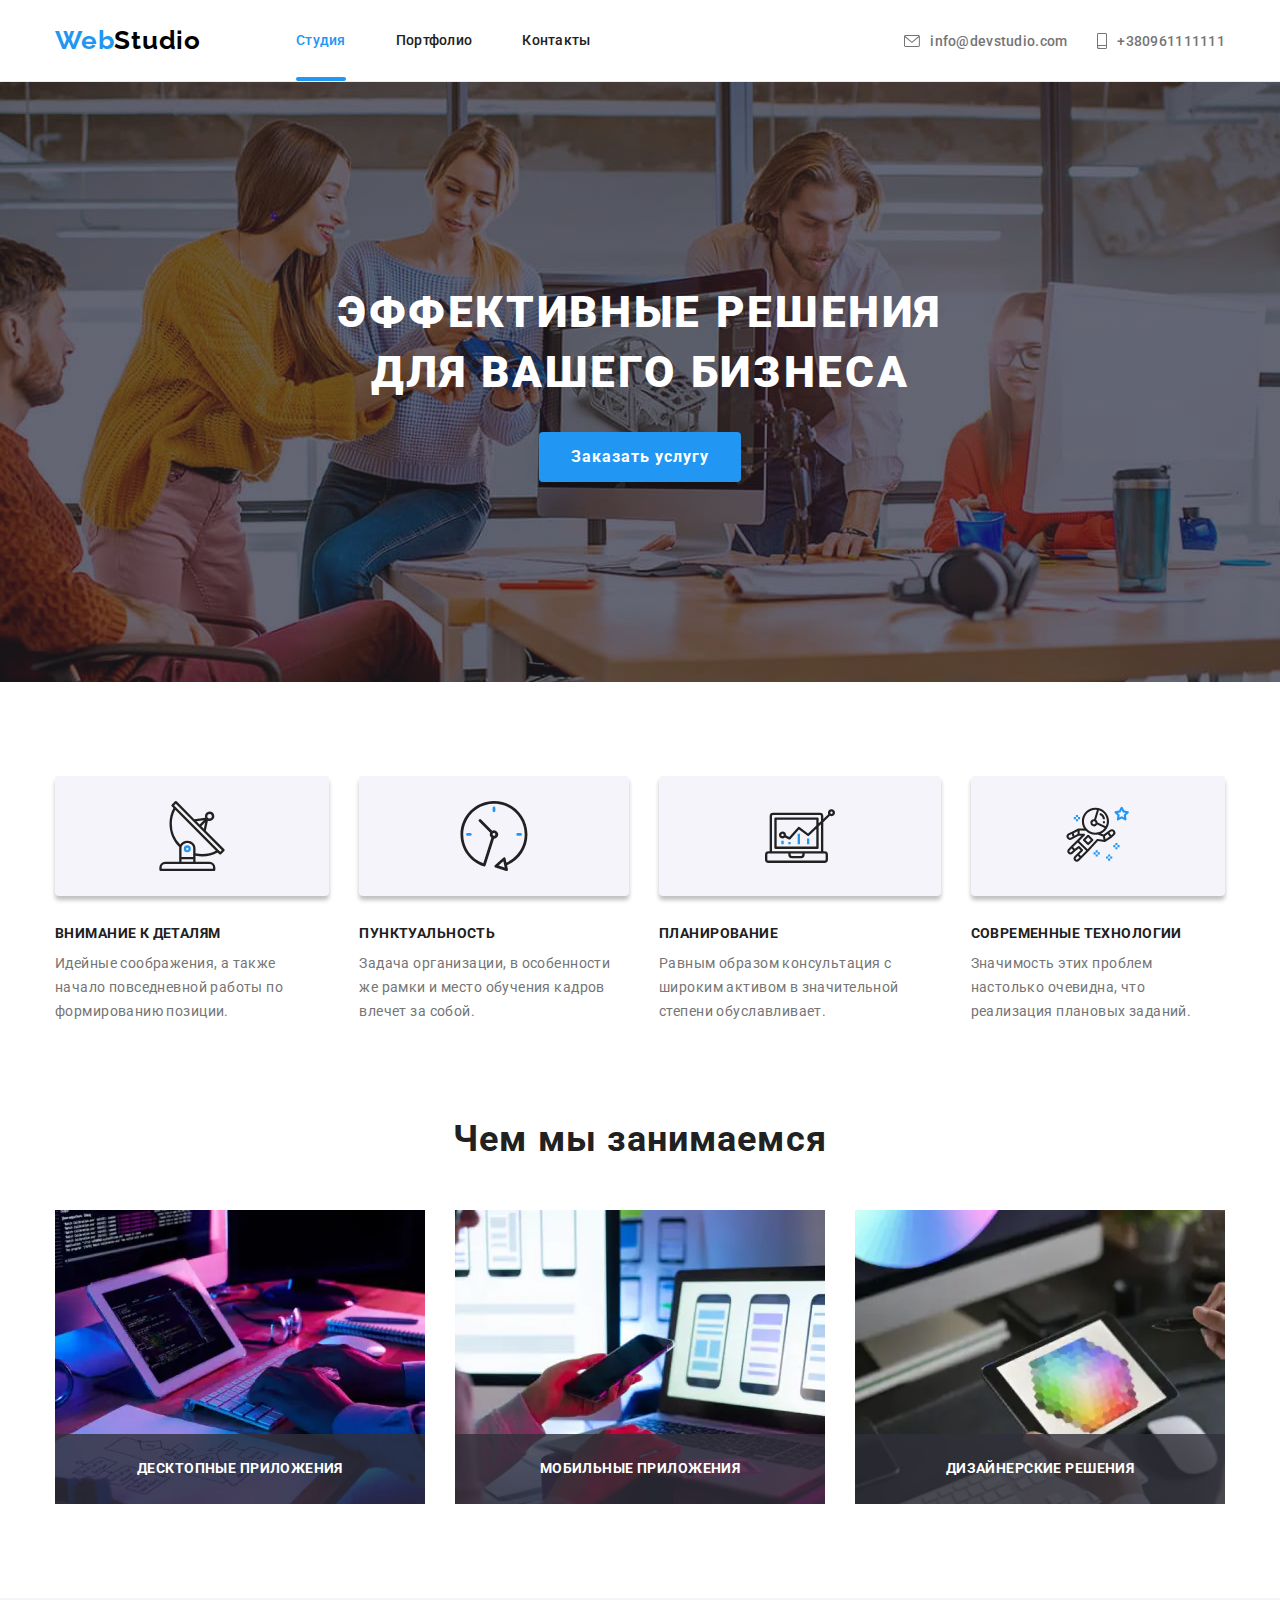
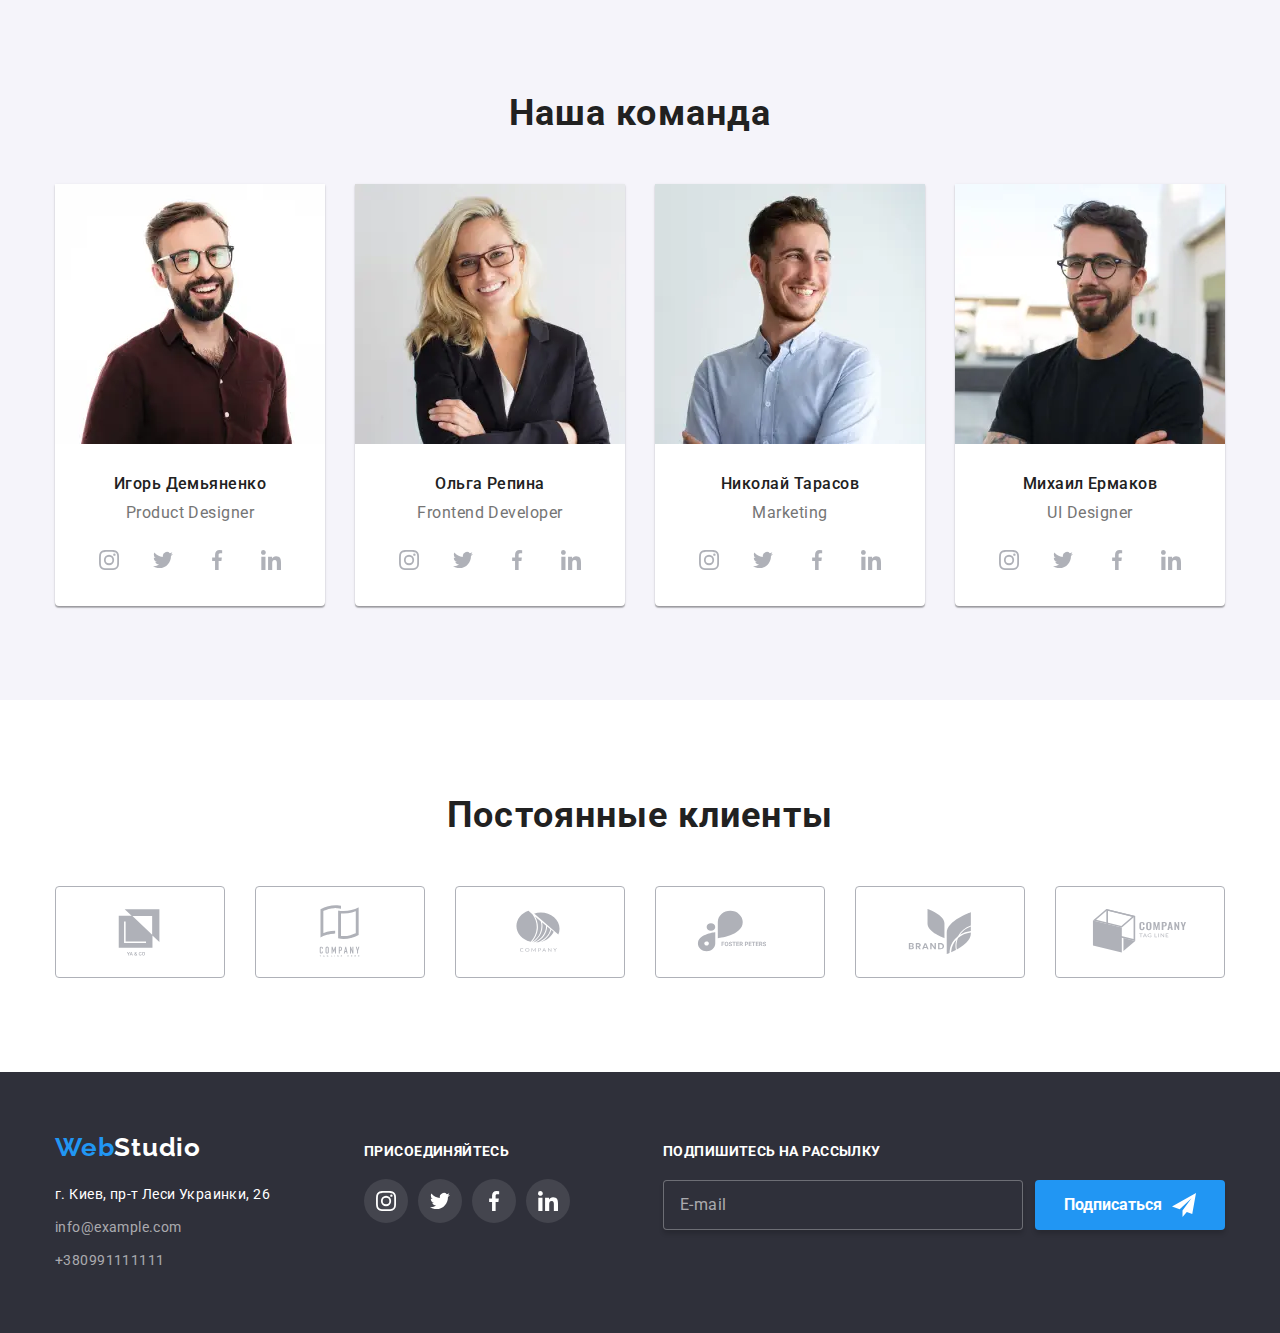
<file: index.html>
<!DOCTYPE html>
<html lang="ru">
  <head>
    <meta charset="UTF-8" />
    <meta http-equiv="X-UA-Compatible" content="IE=edge" />
    <meta name="viewport" content="width=device-width, initial-scale=1.0" />
    <title>Main</title>
    <link
      rel="stylesheet"
      href="https://cdnjs.cloudflare.com/ajax/libs/modern-normalize/1.1.0/modern-normalize.css"
      integrity="sha512-Y0MM+V6ymRKN2zStTqzQ227DWhhp4Mzdo6gnlRnuaNCbc+YN/ZH0sBCLTM4M0oSy9c9VKiCvd4Jk44aCLrNS5Q=="
      crossorigin="anonymous"
      referrerpolicy="no-referrer"
    />
    <link rel="preconnect" href="https://fonts.googleapis.com" />
    <link rel="preconnect" href="https://fonts.gstatic.com" crossorigin />
    <link rel="preconnect" href="https://fonts.googleapis.com" />
    <link rel="preconnect" href="https://fonts.gstatic.com" crossorigin />
    <link
      href="https://fonts.googleapis.com/css2?family=Raleway:wght@700&family=Roboto:wght@400;500;700;900&display=swap"
      rel="stylesheet"
    />

    <link rel="stylesheet" href="./css/main.min.css" />
  </head>

  <body>
    <header class="page-header">
      <div class="container page-header__container">
        <a href="" class="logo"> <span class="logo__accent">Web</span>Studio</a>
        <nav class="menu">
          <ul class="menu-list">
            <li class="menu-list__item">
              <a
                class="menu-list__link menu-list__link--сurrent"
                href="./index.html"
                >Студия</a
              >
            </li>
            <li class="menu-list__item">
              <a class="menu-list__link" href="./portfolio.html">Портфолио</a>
            </li>
            <li class="menu-list__item">
              <a class="menu-list__link" href="">Контакты</a>
            </li>
          </ul>
        </nav>
        <button
          type="button"
          class="mobile-menu-open"
          aria-label="Кнопка открытия мобильного меню"
          data-menu-open
        >
          <svg class="mobile-menu-open__icon" width="40" height="40">
            <use href="./image/icons.svg#icon-menu_40px"></use>
          </svg>
        </button>
        <ul class="contacts">
          <li class="contacts__item">
            <a class="contacts__link" href="mailto:info@devstudio.com"
              >info@devstudio.com
              <svg class="contacts__icon contacts__icon--mail">
                <use href="./image/icons.svg#envelope"></use>
              </svg>
            </a>
          </li>
          <li class="contacts__item">
            <a class="contacts__link" href="tel:+380961111111"
              >+380961111111
              <svg class="contacts__icon contacts__icon--phone">
                <use href="./image/icons.svg#smartphone"></use>
              </svg>
            </a>
          </li>
        </ul>
      </div>

      <div class="mobile-menu" data-menu>
        <div class="container mobile-menu__container">
          <button
            class="mobile-menu__close-btn"
            aria-label="Кнока закрытия мобильного меню"
            data-menu-close
          >
            <svg class="mobile-menu__close-icon" width="40" height="40">
              <use href="./image/icons.svg#icon-close_40px"></use>
            </svg>
          </button>
          <ul class="mobile-menu-list">
            <li class="mobile-menu__item">
              <a
                href="./index.html"
                class="mobile-menu__link mobile-menu__link--сurrent"
                >Студия</a
              >
            </li>
            <li class="mobile-menu__item">
              <a href="./portfolio.html" class="mobile-menu__link">Портфолио</a>
            </li>
            <li class="mobile-menu__item">
              <a href="" class="mobile-menu__link">Контакты</a>
            </li>
          </ul>
          <ul class="mobile-contacts">
            <li class="mobile-contacts__item">
              <a
                class="mobile-contacts__link mobile-contacts__link--phone"
                href="tel:+380961111111"
                >+380961111111
              </a>
            </li>
            <li class="mobile-contacts__item">
              <a class="mobile-contacts__link" href="mailto:info@devstudio.com"
                >info@devstudio.com</a
              >
            </li>
          </ul>

          <ul class="mobile-social">
            <li class="mobile-social__item">
              <a href="" class="mobile-social__link">Instagram</a>
            </li>
            <li class="mobile-social__item">
              <a href="" class="mobile-social__link">Twitter</a>
            </li>
            <li class="mobile-social__item">
              <a href="" class="mobile-social__link">Facebook</a>
            </li>
            <li class="mobile-social__item">
              <a href="" class="mobile-social__link">LinkedIn</a>
            </li>
          </ul>
        </div>
      </div>
    </header>

    <main>
      <section class="hero">
        <div class="container">
          <h1 class="hero__title">
            Эффективные решения
            <span>для вашего бизнеса</span>
          </h1>
          <button class="hero-btn" type="button" data-modal-open>
            Заказать услугу
          </button>
        </div>
      </section>

      <section class="section">
        <div class="container">
          <h2 class="section__title visually-hidden">Особенности</h2>
          <ul class="benefits">
            <li class="benefits__item">
              <div class="benefits__icon-wrapper">
                <svg class="benefits__icon">
                  <use href="./image/icons.svg#antenna"></use>
                </svg>
              </div>
              <h3 class="benefits__title">Внимание к деталям</h3>
              <p class="benefits__text">
                Идейные соображения, а также начало повседневной работы по
                формированию позиции.
              </p>
            </li>
            <li class="benefits__item icon-clock">
              <div class="benefits__icon-wrapper">
                <svg class="benefits__icon">
                  <use href="./image/icons.svg#clock"></use>
                </svg>
              </div>
              <h3 class="benefits__title">Пунктуальность</h3>
              <p class="benefits__text">
                Задача организации, в особенности же рамки и место обучения
                кадров влечет за собой.
              </p>
            </li>
            <li class="benefits__item">
              <div class="benefits__icon-wrapper">
                <svg class="benefits__icon">
                  <use href="./image/icons.svg#diagram"></use>
                </svg>
              </div>
              <h3 class="benefits__title">Планирование</h3>
              <p class="benefits__text">
                Равным образом консультация с широким активом в значительной
                степени обуславливает.
              </p>
            </li>
            <li class="benefits__item">
              <div class="benefits__icon-wrapper">
                <svg class="benefits__icon">
                  <use href="./image/icons.svg#astronaut"></use>
                </svg>
              </div>
              <h3 class="benefits__title">Современные технологии</h3>
              <p class="benefits__text">
                Значимость этих проблем настолько очевидна, что реализация
                плановых заданий.
              </p>
            </li>
          </ul>
        </div>
      </section>

      <section class="section section--no-padding-top">
        <div class="container">
          <h2 class="section__title">Чем мы занимаемся</h2>
          <ul class="actyvity">
            <li class="actyvity__item">
              <picture>
                <source
                  srcset="
                    ./image/img/desktop/activity1/activity1.webp    1x,
                    ./image/img/desktop/activity1/activity1@2x.webp 2x
                  "
                  type="image/webp"
                />
                <source
                  srcset="./image/img/desktop/activity1/activity1@2x.jpg 2x"
                  type="image/webp"
                />
                <img
                  src="./image/img/desktop/activity1/activity1.jpg"
                  alt="work on computer"
                />
              </picture>

              <div class="actyvity__wraper">
                <p class="actyvity__label">Десктопные приложения</p>
              </div>
            </li>
            <li class="actyvity__item">
              <picture>
                <source
                  srcset="
                    ./image/img/desktop/activity2/activity2.webp    1x,
                    ./image/img/desktop/activity2/activity2@2x.webp 2x
                  "
                  type="image/webp"
                />
                <source
                  srcset="./image/img/desktop/activity2/activity2@2x.jpg 2x"
                  type="image/webp"
                />
                <img
                  src="./image/img/desktop/activity2/activity2.jpg"
                  alt="download from phone to computer"
                />
              </picture>

              <div class="actyvity__wraper">
                <p class="actyvity__label">Мобильные приложения</p>
              </div>
            </li>
            <li class="actyvity__item">
              <picture>
                <source
                  srcset="
                    ./image/img/desktop/activity3/activity3.webp    1x,
                    ./image/img/desktop/activity3/activity3@2x.webp 2x
                  "
                  type="image/webp"
                />
                <source
                  srcset="./image/img/desktop/activity3/activity3@2x.jpg 2x"
                  type="image/webp"
                />
                <img
                  src="./image/img/desktop/activity3/activity3.jpg"
                  alt="working on planshet"
                />
              </picture>

              <div class="actyvity__wraper">
                <p class="actyvity__label">Дизайнерские решения</p>
              </div>
            </li>
          </ul>
        </div>
      </section>

      <section class="section section--team-background">
        <div class="container">
          <h2 class="section__title">Наша команда</h2>
          <ul class="team-list">
            <li class="team-list__item">
              <picture>
                <source
                  srcset="
                    ./image/img/desktop/team1-desktop/team1-desktop.webp    1x,
                    ./image/img/desktop/team1-desktop/team1-desktop@2x.webp 2x
                  "
                  media="(min-width: 1200px)"
                  type="image/webp"
                />
                <source
                  srcset="
                    ./image/img/desktop/team1-desktop/team1-desktop.jpg    1x,
                    ./image/img/desktop/team1-desktop/team1-desktop@2x.jpg 2x
                  "
                  media="(min-width: 1200px)"
                />

                <source
                  srcset="
                    ./image/img/tablet/team1-tablet/team1-tablet.webp    1x,
                    ./image/img/tablet/team1-tablet/team1-tablet@2x.webp 2x
                  "
                  media="(min-width: 768px)"
                  type="image/webp"
                />
                <source
                  srcset="
                    ./image/img/tablet/team1-tablet/team1-tablet.jpg    1x,
                    ./image/img/tablet/team1-tablet/team1-tablet@2x.jpg 2x
                  "
                  media="(min-width: 768px)"
                />

                <source
                  srcset="
                    ./image/img/mobile/team1-mobile/team1-mobile.webp    1x,
                    ./image/img/mobile/team1-mobile/team1-mobile@2x.webp 2x
                  "
                  media="(max-width: 767px)"
                  type="image/webp"
                />
                <source
                  srcset="
                    ./image/img/mobile/team1-mobile/team1-mobile.jpg    1x,
                    ./image/img/mobile/team1-mobile/team1-mobile@2x.jpg 2x
                  "
                  media="(max-width: 767px)"
                />
                <img
                  src="./image/img/mobile/team1-mobile/team1-mobile.jpg"
                  alt="Product Designer"
                />
              </picture>

              <div class="team-list__wrapper">
                <h3 class="team-list__title">Игорь Демьяненко</h3>
                <p class="team-list__text" lang="en">Product Designer</p>
                <ul class="social-network">
                  <li class="social-network__item">
                    <a href="" class="social-network__link">
                      <svg class="social-network__icon">
                        <use href="./image/icons.svg#instagram"></use>
                      </svg>
                    </a>
                  </li>
                  <li class="social-network__item">
                    <a href="" class="social-network__link">
                      <svg class="social-network__icon">
                        <use href="./image/icons.svg#twitter"></use>
                      </svg>
                    </a>
                  </li>
                  <li class="social-network__item">
                    <a href="" class="social-network__link">
                      <svg class="social-network__icon">
                        <use href="./image/icons.svg#facebook"></use>
                      </svg>
                    </a>
                  </li>
                  <li class="social-network__item">
                    <a href="" class="social-network__link">
                      <svg class="social-network__icon">
                        <use href="./image/icons.svg#linkedin"></use>
                      </svg>
                    </a>
                  </li>
                </ul>
              </div>
            </li>

            <li class="team-list__item">
              <picture>
                <source
                  srcset="
                    ./image/img/desktop/team2-desktop/team2-desktop.webp    1x,
                    ./image/img/desktop/team2-desktop/team2-desktop@2x.webp 2x
                  "
                  media="(min-width: 1200px)"
                  type="image/webp"
                />
                <source
                  srcset="
                    ./image/img/desktop/team2-desktop/team2-desktop.jpg    1x,
                    ./image/img/desktop/team2-desktop/team2-desktop@2x.jpg 2x
                  "
                  media="(min-width: 1200px)"
                />

                <source
                  srcset="
                    ./image/img/tablet/team2-tablet/team2-tablet.webp    1x,
                    ./image/img/tablet/team2-tablet/team2-tablet@2x.webp 2x
                  "
                  media="(min-width: 768px)"
                  type="image/webp"
                />
                <source
                  srcset="
                    ./image/img/tablet/team2-tablet/team2-tablet.jpg    1x,
                    ./image/img/tablet/team2-tablet/team2-tablet@2x.jpg 2x
                  "
                  media="(min-width: 768px)"
                />

                <source
                  srcset="
                    ./image/img/mobile/team2-mobile/team2-mobile.webp    1x,
                    ./image/img/mobile/team2-mobile/team2-mobile@2x.webp 2x
                  "
                  media="(max-width: 767px)"
                  type="image/webp"
                />
                <source
                  srcset="
                    ./image/img/mobile/team2-mobile/team2-mobile.jpg    1x,
                    ./image/img/mobile/team2-mobile/team2-mobile@2x.jpg 2x
                  "
                  media="(max-width: 767px)"
                />
                <img
                  src="./image/img/mobile/team2-mobile/team2-mobile.jpg"
                  alt="Marketing"
                />
              </picture>

              <div class="team-list__wrapper">
                <h3 class="team-list__title">Ольга Репина</h3>
                <p class="team-list__text" lang="en">Frontend Developer</p>
                <ul class="social-network">
                  <li class="social-network__item">
                    <a href="" class="social-network__link">
                      <svg class="social-network__icon">
                        <use href="./image/icons.svg#instagram"></use>
                      </svg>
                    </a>
                  </li>
                  <li class="social-network__item">
                    <a href="" class="social-network__link">
                      <svg class="social-network__icon">
                        <use href="./image/icons.svg#twitter"></use>
                      </svg>
                    </a>
                  </li>
                  <li class="social-network__item">
                    <a href="" class="social-network__link">
                      <svg class="social-network__icon">
                        <use href="./image/icons.svg#facebook"></use>
                      </svg>
                    </a>
                  </li>
                  <li class="social-network__item">
                    <a href="" class="social-network__link">
                      <svg class="social-network__icon">
                        <use href="./image/icons.svg#linkedin"></use>
                      </svg>
                    </a>
                  </li>
                </ul>
              </div>
            </li>

            <li class="team-list__item">
              <picture>
                <source
                  srcset="
                    ./image/img/desktop/team3-desktop/team3-desktop.webp    1x,
                    ./image/img/desktop/team3-desktop/team3-desktop@2x.webp 2x
                  "
                  media="(min-width: 1200px)"
                  type="image/webp"
                />
                <source
                  srcset="
                    ./image/img/desktop/team3-desktop/team3-desktop.jpg    1x,
                    ./image/img/desktop/team3-desktop/team3-desktop@2x.jpg 2x
                  "
                  media="(min-width: 1200px)"
                />

                <source
                  srcset="
                    ./image/img/tablet/team3-tablet/team3-tablet.webp    1x,
                    ./image/img/tablet/team3-tablet/team3-tablet@2x.webp 2x
                  "
                  media="(min-width: 768px)"
                  type="image/webp"
                />
                <source
                  srcset="
                    ./image/img/tablet/team3-tablet/team3-tablet.jpg    1x,
                    ./image/img/tablet/team3-tablet/team3-tablet@2x.jpg 2x
                  "
                  media="(min-width: 768px)"
                />

                <source
                  srcset="
                    ./image/img/mobile/team3-mobile/team3-mobile.webp    1x,
                    ./image/img/mobile/team3-mobile/team3-mobile@2x.webp 2x
                  "
                  media="(max-width: 767px)"
                  type="image/webp"
                />
                <source
                  srcset="
                    ./image/img/mobile/team3-mobile/team3-mobile.jpg    1x,
                    ./image/img/mobile/team3-mobile/team3-mobile@2x.jpg 2x
                  "
                  media="(max-width: 767px)"
                />
                <img
                  src="./image/img/mobile/team3-mobile/team3-mobile.jpg"
                  alt="Frontend Developer"
                />
              </picture>

              <div class="team-list__wrapper">
                <h3 class="team-list__title">Николай Тарасов</h3>
                <p class="team-list__text" lang="en">Marketing</p>
                <ul class="social-network">
                  <li class="social-network__item">
                    <a href="" class="social-network__link">
                      <svg class="social-network__icon">
                        <use href="./image/icons.svg#instagram"></use>
                      </svg>
                    </a>
                  </li>
                  <li class="social-network__item">
                    <a href="" class="social-network__link">
                      <svg class="social-network__icon">
                        <use href="./image/icons.svg#twitter"></use>
                      </svg>
                    </a>
                  </li>
                  <li class="social-network__item">
                    <a href="" class="social-network__link">
                      <svg class="social-network__icon">
                        <use href="./image/icons.svg#facebook"></use>
                      </svg>
                    </a>
                  </li>
                  <li class="social-network__item">
                    <a href="" class="social-network__link">
                      <svg class="social-network__icon">
                        <use href="./image/icons.svg#linkedin"></use>
                      </svg>
                    </a>
                  </li>
                </ul>
              </div>
            </li>
            <li class="team-list__item">
              <picture>
                <source
                  srcset="
                    ./image/img/desktop/team4-desktop/team4-desktop.webp    1x,
                    ./image/img/desktop/team4-desktop/team4-desktop@2x.webp 2x
                  "
                  media="(min-width: 1200px)"
                  type="image/webp"
                />
                <source
                  srcset="
                    ./image/img/desktop/team4-desktop/team4-desktop.jpg    1x,
                    ./image/img/desktop/team4-desktop/team4-desktop@2x.jpg 2x
                  "
                  media="(min-width: 1200px)"
                />

                <source
                  srcset="
                    ./image/img/tablet/team4-tablet/team4-tablet.webp    1x,
                    ./image/img/tablet/team4-tablet/team4-tablet@2x.webp 2x
                  "
                  media="(min-width: 768px)"
                  type="image/webp"
                />
                <source
                  srcset="
                    ./image/img/tablet/team4-tablet/team4-tablet.jpg    1x,
                    ./image/img/tablet/team4-tablet/team4-tablet@2x.jpg 2x
                  "
                  media="(min-width: 768px)"
                />

                <source
                  srcset="
                    ./image/img/mobile/team4-mobile/team4-mobile.webp    1x,
                    ./image/img/mobile/team4-mobile/team4-mobile@2x.webp 2x
                  "
                  media="(max-width: 767px)"
                  type="image/webp"
                />
                <source
                  srcset="
                    ./image/img/mobile/team4-mobile/team4-mobile.jpg    1x,
                    ./image/img/mobile/team4-mobile/team4-mobile@2x.jpg 2x
                  "
                  media="(max-width: 767px)"
                />
                <img
                  src="./image/img/mobile/team4-mobile/team4-mobile.jpg"
                  alt="UI Designer"
                />
              </picture>

              <div class="team-list__wrapper">
                <h3 class="team-list__title">Михаил Ермаков</h3>
                <p class="team-list__text" lang="en">UI Designer</p>
                <ul class="social-network">
                  <li class="social-network__item">
                    <a href="" class="social-network__link">
                      <svg class="social-network__icon">
                        <use href="./image/icons.svg#instagram"></use>
                      </svg>
                    </a>
                  </li>
                  <li class="social-network__item">
                    <a href="" class="social-network__link">
                      <svg class="social-network__icon">
                        <use href="./image/icons.svg#twitter"></use>
                      </svg>
                    </a>
                  </li>
                  <li class="social-network__item">
                    <a href="" class="social-network__link">
                      <svg class="social-network__icon">
                        <use href="./image/icons.svg#facebook"></use>
                      </svg>
                    </a>
                  </li>
                  <li class="social-network__item">
                    <a href="" class="social-network__link">
                      <svg class="social-network__icon">
                        <use href="./image/icons.svg#linkedin"></use>
                      </svg>
                    </a>
                  </li>
                </ul>
              </div>
            </li>
          </ul>
        </div>
      </section>

      <section class="section">
        <div class="container">
          <h2 class="section__title">Постоянные клиенты</h2>
          <ul class="clients-list">
            <li class="clients-list__item">
              <a href="" class="clients-list__link">
                <svg class="clients-list__icon">
                  <use href="./image/icons.svg#logo_client1"></use>
                </svg>
              </a>
            </li>
            <li class="clients-list__item">
              <a href="" class="clients-list__link">
                <svg class="clients-list__icon">
                  <use href="./image/icons.svg#logo_client2"></use>
                </svg>
              </a>
            </li>
            <li class="clients-list__item">
              <a href="" class="clients-list__link">
                <svg class="clients-list__icon">
                  <use href="./image/icons.svg#logo_client3"></use>
                </svg>
              </a>
            </li>
            <li class="clients-list__item">
              <a href="" class="clients-list__link">
                <svg class="clients-list__icon">
                  <use href="./image/icons.svg#logo_client4"></use>
                </svg>
              </a>
            </li>
            <li class="clients-list__item">
              <a href="" class="clients-list__link">
                <svg class="clients-list__icon">
                  <use href="./image/icons.svg#logo_client5"></use>
                </svg>
              </a>
            </li>
            <li class="clients-list__item">
              <a href="" class="clients-list__link">
                <svg class="clients-list__icon">
                  <use href="./image/icons.svg#logo_client6"></use>
                </svg>
              </a>
            </li>
          </ul>
        </div>
      </section>
    </main>

    <footer class="page-footer">
      <div class="container footer-wrap">
        <div class="adress-footer-wraper">
          <a href="" class="logo page-footer__logo">
            <span class="logo__accent">Web</span
            ><span class="logo--theme-dark">Studio</span></a
          >
          <address class="page-footer-adress">
            <ul class="adress-list">
              <li class="adress-list__item">
                <a
                  class="adress-list__link"
                  href="https://goo.gl/maps/vZYV77j8p4AJHVtT7"
                  target="_blank"
                  rel="noopener noreferrer"
                >
                  <span class="location">г. Киев, пр-т Леси Украинки, 26</span>
                </a>
              </li>
              <li class="adress-list__item">
                <a
                  class="adress-list__link adress-list__link--colored"
                  href="mailto:info@example.com"
                  >info@example.com</a
                >
              </li>
              <li class="adress-list__item">
                <a
                  class="adress-list__link adress-list__link--colored"
                  href="tel:+380991111111"
                  >+380991111111</a
                >
              </li>
            </ul>
          </address>
        </div>

        <div class="social-footer-wrap">
          <p class="social-footer-title">присоединяйтесь</p>
          <ul class="social-network">
            <li class="social-network__item">
              <a
                href=""
                class="social-network__link page-footer__social-network-link"
              >
                <svg class="social-network__icon">
                  <use href="./image/icons.svg#instagram"></use>
                </svg>
              </a>
            </li>
            <li class="social-network__item">
              <a
                href=""
                class="social-network__link page-footer__social-network-link"
              >
                <svg class="social-network__icon">
                  <use href="./image/icons.svg#twitter"></use>
                </svg>
              </a>
            </li>
            <li class="social-network__item">
              <a
                href=""
                class="social-network__link page-footer__social-network-link"
              >
                <svg class="social-network__icon">
                  <use href="./image/icons.svg#facebook"></use>
                </svg>
              </a>
            </li>
            <li class="social-network__item">
              <a
                href=""
                class="social-network__link page-footer__social-network-link"
              >
                <svg class="social-network__icon">
                  <use href="./image/icons.svg#linkedin"></use>
                </svg>
              </a>
            </li>
          </ul>
        </div>
        <form class="subscription">
          <label class="subscription__label">
            <span class="subscription__title">Подпишитесь на рассылку</span>
            <input
              type="email"
              name="E-mail"
              placeholder="E-mail"
              required
              class="subscription__input"
            />
          </label>
          <button type="submit" class="subscription-submit-btn">
            Подписаться
          </button>
        </form>
      </div>
    </footer>

    <div class="backdrop is-hidden" data-modal>
      <div class="modal-window">
        <button class="modal-btn-close" type="button" data-modal-close>
          <svg class="modal-button-icon-close">
            <use href="./image/icons.svg#close"></use>
          </svg>
        </button>

        <form class="modal-form js-speaker-form">
          <b class="modal-form__title"
            >Оставьте свои данные, мы вам перезвоним</b
          >

          <label class="modal-form__label">
            <span class="modal-form__label-desc">Имя</span>
            <span class="modal-form__input-wrapper">
              <input
                type="text"
                class="modal-form__input"
                name="user-name"
                required
                autofocus
                pattern="^[a-zA-Zа]+$"
              />
              <svg class="modal-form__icon">
                <use href="./image/icons.svg#icon-person"></use>
              </svg>
            </span>
          </label>
          <label class="modal-form__label">
            <span class="modal-form__label-desc">Телефон</span>
            <span class="modal-form__input-wrapper">
              <input
                type="tel"
                name="user-phone"
                required
                class="modal-form__input"
                pattern="[0-9]{3}-[0-9]{3}-[0-9]{2}-[0-9]{2}"
                title="xxx-xxx-xx-xx"
              />
              <svg class="modal-form__icon">
                <use href="./image/icons.svg#icon-phone"></use>
              </svg>
            </span>
          </label>
          <label class="modal-form__label">
            <span class="modal-form__label-desc">Почта</span>
            <span class="modal-form__input-wrapper">
              <input
                type="email"
                name="user-e-mail"
                required
                class="modal-form__input"
              />
              <svg class="modal-form__icon">
                <use href="./image/icons.svg#icon-email"></use>
              </svg>
            </span>
          </label>
          <label class="modal-form__label modal-form__label--coment">
            <b class="modal-form__label-desc">Комментарий</b>
            <textarea
              name="coment-content"
              placeholder="Введите текст"
              class="modal-form__input modal-form__input--coment"
            ></textarea>
          </label>

          <label class="form-check-desc">
            <input type="checkbox" name="agreemeet" class="check-input" />
            <span class="icon-check-wrapper">
              <svg class="icon-check" width="16" height="15">
                <use href="./image/icons.svg#icon-check"></use>
              </svg>
            </span>

            <span class="agreemeet-title">
              Соглашаюсь с рассылкой и принимаю
              <a href="#" class="agreemeet-link">Условия договора</a>
            </span>
          </label>

          <button type="submit" class="modal-btn-send">Отправить</button>
        </form>
      </div>
    </div>
    <script src="./js/modal.js"></script>
    <script src="./js/form.js"></script>
    <script src="./js/mobile-menu.js"></script>
  </body>
</html>
</file>
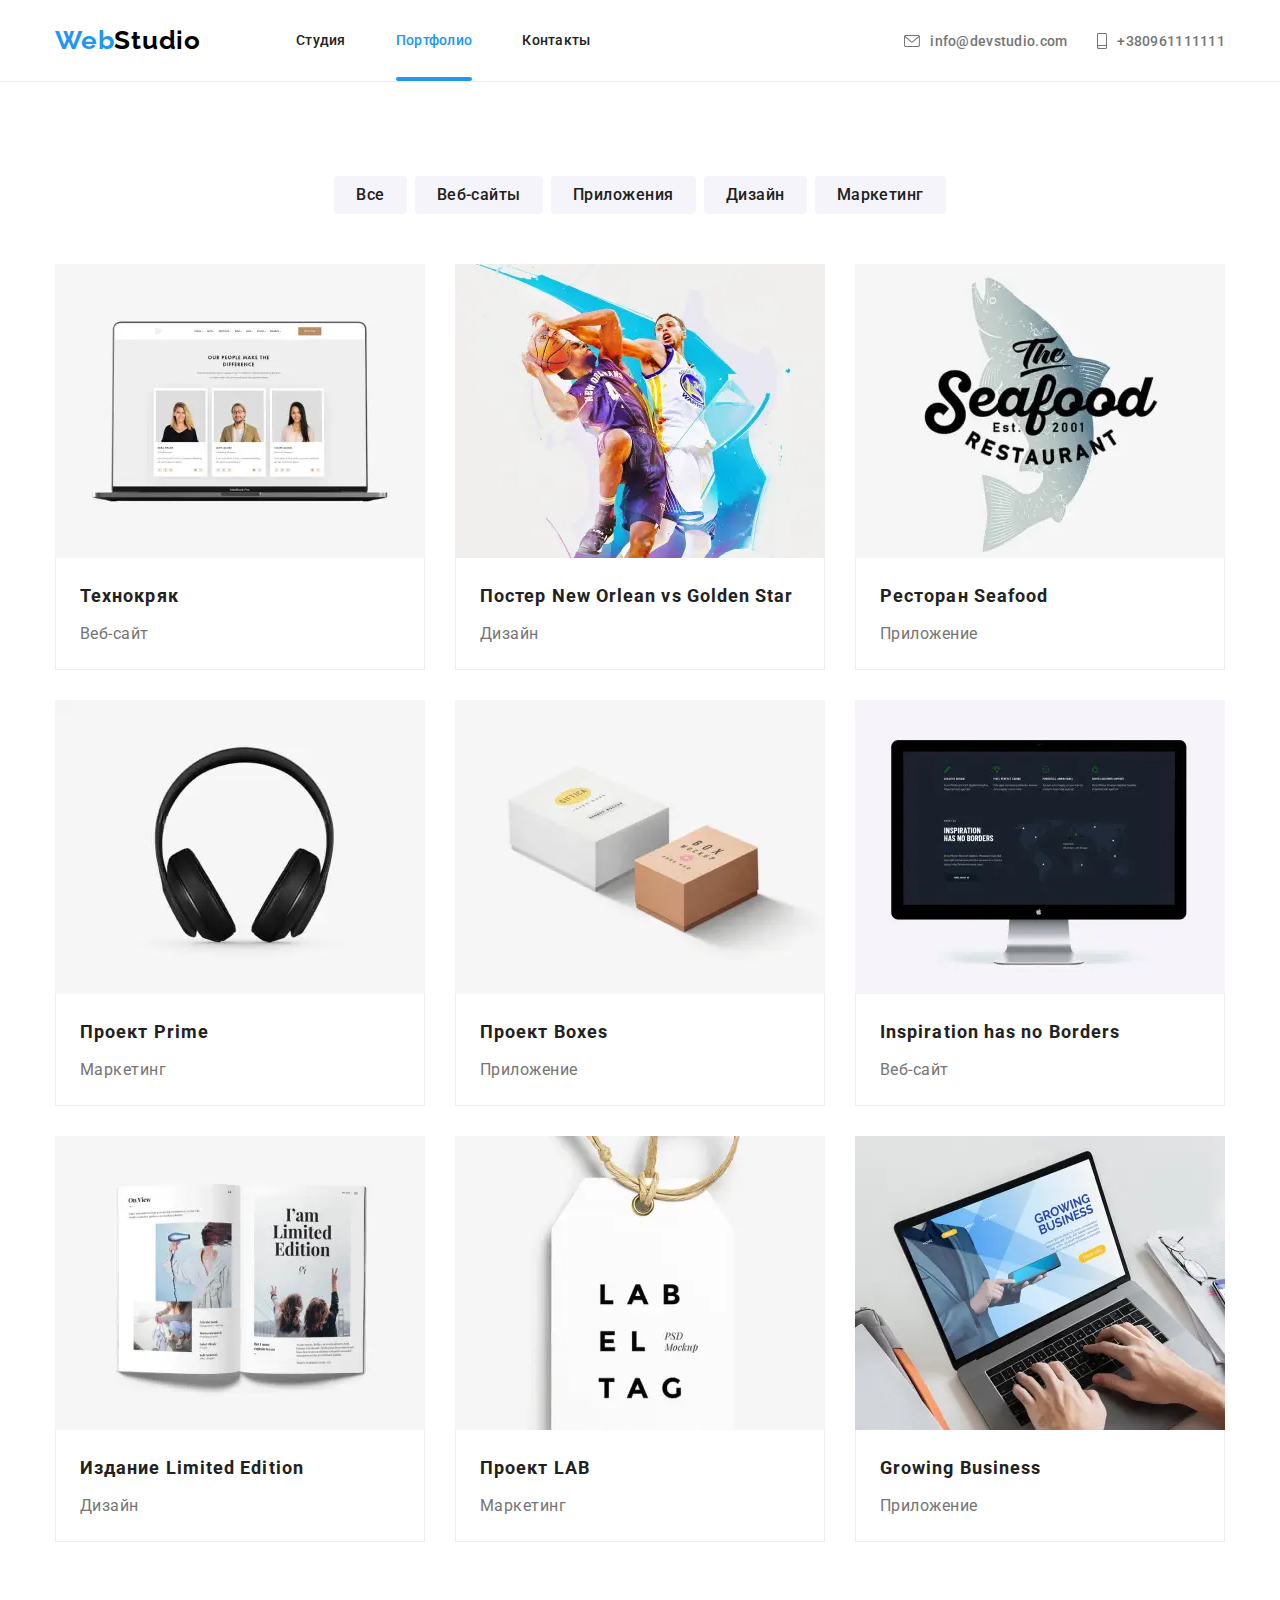
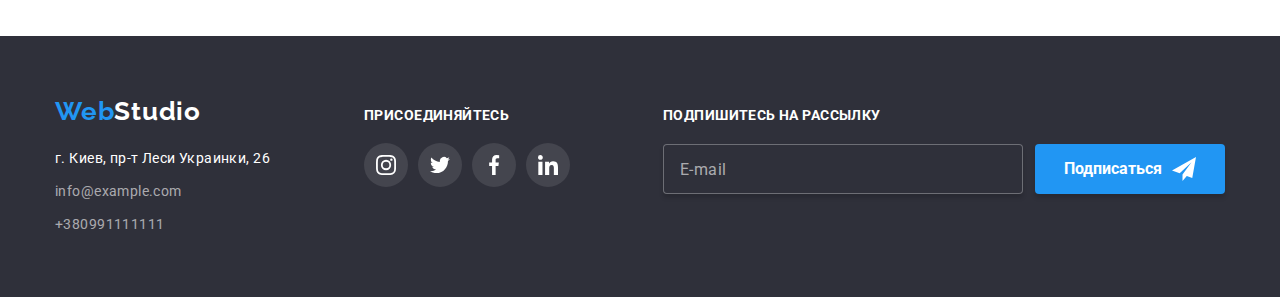
<file: portfolio.html>
<!DOCTYPE html>
<html lang="ru">
  <head>
    <meta charset="UTF-8" />
    <meta http-equiv="X-UA-Compatible" content="IE=edge" />
    <meta name="viewport" content="width=device-width, initial-scale=1.0" />
    <title>portfolio</title>
    <link
      rel="stylesheet"
      href="https://cdnjs.cloudflare.com/ajax/libs/modern-normalize/1.1.0/modern-normalize.css"
      integrity="sha512-Y0MM+V6ymRKN2zStTqzQ227DWhhp4Mzdo6gnlRnuaNCbc+YN/ZH0sBCLTM4M0oSy9c9VKiCvd4Jk44aCLrNS5Q=="
      crossorigin="anonymous"
      referrerpolicy="no-referrer"
    />
    <link rel="preconnect" href="https://fonts.googleapis.com" />
    <link rel="preconnect" href="https://fonts.gstatic.com" crossorigin />
    <link rel="preconnect" href="https://fonts.googleapis.com" />
    <link rel="preconnect" href="https://fonts.gstatic.com" crossorigin />
    <link
      href="https://fonts.googleapis.com/css2?family=Raleway:wght@700&family=Roboto:wght@400;500;700;900&display=swap"
      rel="stylesheet"
    />
    <link rel="stylesheet" href="./css/main.min.css" />
  </head>

  <body>
    <header class="page-header">
      <div class="container page-header__container">
        <a href="" class="logo"> <span class="logo__accent">Web</span>Studio</a>
        <nav class="menu">
          <ul class="menu-list">
            <li class="menu-list__item">
              <a class="menu-list__link" href="./index.html">Студия</a>
            </li>
            <li class="menu-list__item">
              <a
                class="menu-list__link menu-list__link--сurrent"
                href="./portfolio.html"
                >Портфолио</a
              >
            </li>
            <li class="menu-list__item">
              <a class="menu-list__link" href="">Контакты</a>
            </li>
          </ul>
        </nav>
        <button
          type="button"
          class="mobile-menu-open"
          aria-label="Кнопка открытия мобильного меню"
          data-menu-open
        >
          <svg class="mobile-menu-open__icon" width="40" height="40">
            <use href="./image/icons.svg#icon-menu_40px"></use>
          </svg>
        </button>
        <ul class="contacts">
          <li class="contacts__item">
            <a class="contacts__link" href="mailto:info@devstudio.com"
              >info@devstudio.com
              <svg class="contacts__icon contacts__icon--mail" width="16" height="12">
                <use href="./image/icons.svg#envelope"></use>
              </svg>
            </a>
          </li>
          <li class="contacts__item">
            <a class="contacts__link" href="tel:+380961111111"
              >+380961111111
              <svg class="contacts__icon contacts__icon--phone" width="10" height="16">
                <use href="./image/icons.svg#smartphone"></use>
              </svg>
            </a>
          </li>
        </ul>
      </div>
      <div class="mobile-menu" data-menu>
        <div class="container mobile-menu__container">
          <button
            class="mobile-menu__close-btn"
            aria-label="Кнока закрытия мобильного меню"
            data-menu-close
          >
            <svg class="mobile-menu__close-icon" width="40" height="40">
              <use href="./image/icons.svg#icon-close_40px"></use>
            </svg>
          </button>
          <ul class="mobile-menu-list">
            <li class="mobile-menu__item">
              <a href="./index.html" class="mobile-menu__link">Студия</a>
            </li>
            <li class="mobile-menu__item">
              <a
                href="./portfolio.html"
                class="mobile-menu__link mobile-menu__link--сurrent"
                >Портфолио</a
              >
            </li>
            <li class="mobile-menu__item">
              <a href="" class="mobile-menu__link">Контакты</a>
            </li>
          </ul>
          <ul class="mobile-contacts">
            <li class="mobile-contacts__item">
              <a
                class="mobile-contacts__link mobile-contacts__link--phone"
                href="tel:+380961111111"
                >+380961111111
              </a>
            </li>
            <li class="mobile-contacts__item">
              <a class="mobile-contacts__link" href="mailto:info@devstudio.com"
                >info@devstudio.com</a
              >
            </li>
          </ul>

          <ul class="mobile-social">
            <li class="mobile-social__item">
              <a href="" class="mobile-social__link">Instagram</a>
            </li>
            <li class="mobile-social__item">
              <a href="" class="mobile-social__link">Twitter</a>
            </li>
            <li class="mobile-social__item">
              <a href="" class="mobile-social__link">Facebook</a>
            </li>
            <li class="mobile-social__item">
              <a href="" class="mobile-social__link">LinkedIn</a>
            </li>
          </ul>
        </div>
      </div>
    </header>

    <main>
      <section class="section">
        <div class="container">
          <h1 class="portfolio-title visually-hidden">Наши работы</h1>
          <ul class="portfolio-filter">
            <li class="portfolio-filter__item">
              <button class="portfolio-filter__btn" type="button">Все</button>
            </li>
            <li class="portfolio-filter__item">
              <button class="portfolio-filter__btn" type="button">
                Веб-сайты
              </button>
            </li>
            <li class="portfolio-filter__item">
              <button class="portfolio-filter__btn" type="button">
                Приложения
              </button>
            </li>
            <li class="portfolio-filter__item">
              <button class="portfolio-filter__btn" type="button">
                Дизайн
              </button>
            </li>
            <li class="portfolio-filter__item">
              <button class="portfolio-filter__btn" type="button">
                Маркетинг
              </button>
            </li>
          </ul>

          <ul class="card-set">
            <li class="card-set__item">
              <a href="" class="card-set__link">
                <div class="card-set__overlay">
                  <picture
                    ><source
                      srcset="
                        ./image/img/desktop/pr1-desktop/pr1-desktop.webp    1x,
                        ./image/img/desktop/pr1-desktop/pr1-desktop@2x.webp 2x
                      "
                      media="(min-width: 1200px)"
                      type="image/webp" />
                    <source
                      srcset="
                        ./image/img/desktop/pr1-desktop/pr1-desktop.jpg    1x,
                        ./image/img/desktop/pr1-desktop/pr1-desktop@2x.jpg 2x
                      "
                      media="(min-width: 1200px)" />

                    <source
                      srcset="
                        ./image/img/tablet/pr1-tablet/pr1-tablet.webp    1x,
                        ./image/img/tablet/pr1-tablet/pr1-tablet@2x.webp 2x
                      "
                      media="(min-width: 768px)"
                      type="image/webp" />
                    <source
                      srcset="
                        ./image/img/tablet/pr1-tablet/pr1-tablet.jpg    1x,
                        ./image/img/tablet/pr1-tablet/pr1-tablet@2x.jpg 2x
                      "
                      media="(min-width: 768px)" />

                    <source
                      srcset="
                        ./image/img/mobile/pr1-mobile/pr1-mobile.webp    1x,
                        ./image/img/mobile/pr1-mobile/pr1-mobile@2x.webp 2x
                      "
                      media="(max-width: 767px)"
                      type="image/webp" />
                    <source
                      srcset="
                        ./image/img/mobile/pr1-mobile/pr1-mobile.jpg    1x,
                        ./image/img/mobile/pr1-mobile/pr1-mobile@2x.jpg 2x
                      "
                      media="(max-width: 767px)" />
                    <img
                      src="./image/img/mobile/pr1-mobile/pr1-mobile.jpg"
                      alt="Our people"
                  /></picture>

                  <p class="card-set__content">
                    Ресурс предлагает комплексные предложения с разным уровнем
                    функционала и сервисов. Все это позволит посетителю получить
                    исчерпывающие сведения о компании или частном лице.
                  </p>
                </div>

                <div class="card-set-textbox">
                  <h2 class="card-set-textbox__title">Технокряк</h2>
                  <p class="card-set-textbox__desc">Веб-сайт</p>
                </div>
              </a>
            </li>

            <li class="card-set__item">
              <a href="" class="card-set__link">
                <div class="card-set__overlay">
                  <picture>
                    <source
                      srcset="
                        ./image/img/desktop/pr2-desktop/pr2-desktop.webp    1x,
                        ./image/img/desktop/pr2-desktop/pr2-desktop@2x.webp 2x
                      "
                      media="(min-width: 1200px)"
                      type="image/webp" />
                    <source
                      srcset="
                        ./image/img/desktop/pr2-desktop/pr2-desktop.jpg    1x,
                        ./image/img/desktop/pr2-desktop/pr2-desktop@2x.jpg 2x
                      "
                      media="(min-width: 1200px)" />

                    <source
                      srcset="
                        ./image/img/tablet/pr2-tablet/pr2-tablet.webp    1x,
                        ./image/img/tablet/pr2-tablet/pr2-tablet@2x.webp 2x
                      "
                      media="(min-width: 768px)"
                      type="image/webp" />
                    <source
                      srcset="
                        ./image/img/tablet/pr2-tablet/pr2-tablet.jpg    1x,
                        ./image/img/tablet/pr2-tablet/pr2-tablet@2x.jpg 2x
                      "
                      media="(min-width: 768px)" />

                    <source
                      srcset="
                        ./image/img/mobile/pr2-mobile/pr2-mobile.webp    1x,
                        ./image/img/mobile/pr2-mobile/pr2-mobile@2x.webp 2x
                      "
                      media="(max-width: 767px)"
                      type="image/webp" />
                    <source
                      srcset="
                        ./image/img/mobile/pr2-mobile/pr2-mobile.jpg    1x,
                        ./image/img/mobile/pr2-mobile/pr2-mobile@2x.jpg 2x
                      "
                      media="(max-width: 767px)" />
                    <img
                      src="./image/img/mobile/pr2-mobile/pr2-mobile.jpg"
                      alt="Basketball"
                  /></picture>

                  <p class="card-set__content">
                    Ресурс предлагает комплексные предложения с разным уровнем
                    функционала и сервисов. Все это позволит посетителю получить
                    исчерпывающие сведения о компании или частном лице.
                  </p>
                </div>

                <div class="card-set-textbox">
                  <h2 class="card-set-textbox__title">
                    Постер <span lang="en">New Orlean vs Golden Star</span>
                  </h2>
                  <p class="card-set-textbox__desc">Дизайн</p>
                </div>
              </a>
            </li>

            <li class="card-set__item">
              <a href="" class="card-set__link">
                <div class="card-set__overlay">
                  <picture
                    ><source
                      srcset="
                        ./image/img/desktop/pr3-desktop/pr3-desktop.webp    1x,
                        ./image/img/desktop/pr3-desktop/pr3-desktop@2x.webp 2x
                      "
                      media="(min-width: 1200px)"
                      type="image/webp" />
                    <source
                      srcset="
                        ./image/img/desktop/pr3-desktop/pr3-desktop.jpg    1x,
                        ./image/img/desktop/pr3-desktop/pr3-desktop@2x.jpg 2x
                      "
                      media="(min-width: 1200px)" />

                    <source
                      srcset="
                        ./image/img/tablet/pr3-tablet/pr3-tablet.webp    1x,
                        ./image/img/tablet/pr3-tablet/pr3-tablet@2x.webp 2x
                      "
                      media="(min-width: 768px)"
                      type="image/webp" />
                    <source
                      srcset="
                        ./image/img/tablet/pr3-tablet/pr3-tablet.jpg    1x,
                        ./image/img/tablet/pr3-tablet/pr3-tablet@2x.jpg 2x
                      "
                      media="(min-width: 768px)" />

                    <source
                      srcset="
                        ./image/img/mobile/pr3-mobile/pr3-mobile.webp    1x,
                        ./image/img/mobile/pr3-mobile/pr3-mobile@2x.webp 2x
                      "
                      media="(max-width: 767px)"
                      type="image/webp" />
                    <source
                      srcset="
                        ./image/img/mobile/pr3-mobile/pr3-mobile.jpg    1x,
                        ./image/img/mobile/pr3-mobile/pr3-mobile@2x.jpg 2x
                      "
                      media="(max-width: 767px)" />
                    <img
                      src="./image/img/mobile/pr3-mobile/pr3-mobile.jpg"
                      alt="Restaurant"
                  /></picture>

                  <p class="card-set__content">
                    Ресурс предлагает комплексные предложения с разным уровнем
                    функционала и сервисов. Все это позволит посетителю получить
                    исчерпывающие сведения о компании или частном лице.
                  </p>
                </div>

                <div class="card-set-textbox">
                  <h2 class="card-set-textbox__title">
                    Ресторан <span lang="en">Seafood</span>
                  </h2>
                  <p class="card-set-textbox__desc">Приложение</p>
                </div>
              </a>
            </li>

            <li class="card-set__item">
              <a href="" class="card-set__link">
                <div class="card-set__overlay">
                  <picture>
                    <source
                      srcset="
                        ./image/img/desktop/pr4-desktop/pr4-desktop.webp    1x,
                        ./image/img/desktop/pr4-desktop/pr4-desktop@2x.webp 2x
                      "
                      media="(min-width: 1200px)"
                      type="image/webp"
                    />
                    <source
                      srcset="
                        ./image/img/desktop/pr4-desktop/pr4-desktop.jpg    1x,
                        ./image/img/desktop/pr4-desktop/pr4-desktop@2x.jpg 2x
                      "
                      media="(min-width: 1200px)"
                    />

                    <source
                      srcset="
                        ./image/img/tablet/pr4-tablet/pr4-tablet.webp    1x,
                        ./image/img/tablet/pr4-tablet/pr4-tablet@2x.webp 2x
                      "
                      media="(min-width: 768px)"
                      type="image/webp"
                    />
                    <source
                      srcset="
                        ./image/img/tablet/pr4-tablet/pr4-tablet.jpg    1x,
                        ./image/img/tablet/pr4-tablet/pr4-tablet@2x.jpg 2x
                      "
                      media="(min-width: 768px)"
                    />

                    <source
                      srcset="
                        ./image/img/mobile/pr4-mobile/pr4-mobile.webp    1x,
                        ./image/img/mobile/pr4-mobile/pr4-mobile@2x.webp 2x
                      "
                      media="(max-width: 767px)"
                      type="image/webp"
                    />
                    <source
                      srcset="
                        ./image/img/mobile/pr4-mobile/pr4-mobile.jpg    1x,
                        ./image/img/mobile/pr4-mobile/pr4-mobile@2x.jpg 2x
                      "
                      media="(max-width: 767px)"
                    />
                    <img
                      src="./image/img/mobile/pr4-mobile/pr4-mobile.jpg"
                      alt="Наушники"
                    />
                  </picture>

                  <p class="card-set__content">
                    Ресурс предлагает комплексные предложения с разным уровнем
                    функционала и сервисов. Все это позволит посетителю получить
                    исчерпывающие сведения о компании или частном лице.
                  </p>
                </div>

                <div class="card-set-textbox">
                  <h2 class="card-set-textbox__title">
                    Проект <span lang="en">Prime</span>
                  </h2>
                  <p class="card-set-textbox__desc">Маркетинг</p>
                </div>
              </a>
            </li>

            <li class="card-set__item">
              <a href="" class="card-set__link">
                <div class="card-set__overlay">
                  <picture>
                    <source
                      srcset="
                        ./image/img/desktop/pr5-desktop/pr5-desktop.webp    1x,
                        ./image/img/desktop/pr5-desktop/pr5-desktop@2x.webp 2x
                      "
                      media="(min-width: 1200px)"
                      type="image/webp"
                    />
                    <source
                      srcset="
                        ./image/img/desktop/pr5-desktop/pr5-desktop.jpg    1x,
                        ./image/img/desktop/pr5-desktop/pr5-desktop@2x.jpg 2x
                      "
                      media="(min-width: 1200px)"
                    />

                    <source
                      srcset="
                        ./image/img/tablet/pr5-tablet/pr5-tablet.webp    1x,
                        ./image/img/tablet/pr5-tablet/pr5-tablet@2x.webp 2x
                      "
                      media="(min-width: 768px)"
                      type="image/webp"
                    />
                    <source
                      srcset="
                        ./image/img/tablet/pr5-tablet/pr5-tablet.jpg    1x,
                        ./image/img/tablet/pr5-tablet/pr5-tablet@2x.jpg 2x
                      "
                      media="(min-width: 768px)"
                    />

                    <source
                      srcset="
                        ./image/img/mobile/pr5-mobile/pr5-mobile.webp    1x,
                        ./image/img/mobile/pr5-mobile/pr5-mobile@2x.webp 2x
                      "
                      media="(max-width: 767px)"
                      type="image/webp"
                    />
                    <source
                      srcset="
                        ./image/img/mobile/pr5-mobile/pr5-mobile.jpg    1x,
                        ./image/img/mobile/pr5-mobile/pr5-mobile@2x.jpg 2x
                      "
                      media="(max-width: 767px)"
                    />
                    <img
                      src="./image/img/mobile/pr5-mobile/pr5-mobile.jpg"
                      alt="коробки"
                    />
                  </picture>

                  <p class="card-set__content">
                    Ресурс предлагает комплексные предложения с разным уровнем
                    функционала и сервисов. Все это позволит посетителю получить
                    исчерпывающие сведения о компании или частном лице.
                  </p>
                </div>

                <div class="card-set-textbox">
                  <h2 class="card-set-textbox__title">
                    Проект <span lang="en">Boxes</span>
                  </h2>
                  <p class="card-set-textbox__desc">Приложение</p>
                </div>
              </a>
            </li>

            <li class="card-set__item">
              <a href="" class="card-set__link">
                <div class="card-set__overlay">
                  <picture>
                    <source
                      srcset="
                        ./image/img/desktop/pr6-desktop/pr6-desktop.webp    1x,
                        ./image/img/desktop/pr6-desktop/pr6-desktop@2x.webp 2x
                      "
                      media="(min-width: 1200px)"
                      type="image/webp"
                    />
                    <source
                      srcset="
                        ./image/img/desktop/pr6-desktop/pr6-desktop.jpg    1x,
                        ./image/img/desktop/pr6-desktop/pr6-desktop@2x.jpg 2x
                      "
                      media="(min-width: 1200px)"
                    />

                    <source
                      srcset="
                        ./image/img/tablet/pr6-tablet/pr6-tablet.webp    1x,
                        ./image/img/tablet/pr6-tablet/pr6-tablet@2x.webp 2x
                      "
                      media="(min-width: 768px)"
                      type="image/webp"
                    />
                    <source
                      srcset="
                        ./image/img/tablet/pr6-tablet/pr6-tablet.jpg    1x,
                        ./image/img/tablet/pr6-tablet/pr6-tablet@2x.jpg 2x
                      "
                      media="(min-width: 768px)"
                    />

                    <source
                      srcset="
                        ./image/img/mobile/pr6-mobile/pr6-mobile.webp    1x,
                        ./image/img/mobile/pr6-mobile/pr6-mobile@2x.webp 2x
                      "
                      media="(max-width: 767px)"
                      type="image/webp"
                    />
                    <source
                      srcset="
                        ./image/img/mobile/pr6-mobile/pr6-mobile.jpg    1x,
                        ./image/img/mobile/pr6-mobile/pr6-mobile@2x.jpg 2x
                      "
                      media="(max-width: 767px)"
                    />
                    <img
                      src="./image/img/mobile/pr6-mobile/pr6-mobile.jpg"
                      alt="дисплей"
                    />
                  </picture>

                  <p class="card-set__content">
                    Ресурс предлагает комплексные предложения с разным уровнем
                    функционала и сервисов. Все это позволит посетителю получить
                    исчерпывающие сведения о компании или частном лице.
                  </p>
                </div>

                <div class="card-set-textbox">
                  <h2 class="card-set-textbox__title" lang="en">
                    Inspiration has no Borders
                  </h2>
                  <p class="card-set-textbox__desc">Веб-сайт</p>
                </div>
              </a>
            </li>

            <li class="card-set__item">
              <a href="" class="card-set__link">
                <div class="card-set__overlay">
                  <picture>
                    <source
                      srcset="
                        ./image/img/desktop/pr7-desktop/pr7-desktop.webp    1x,
                        ./image/img/desktop/pr7-desktop/pr7-desktop@2x.webp 2x
                      "
                      media="(min-width: 1200px)"
                      type="image/webp"
                    />
                    <source
                      srcset="
                        ./image/img/desktop/pr7-desktop/pr7-desktop.jpg    1x,
                        ./image/img/desktop/pr7-desktop/pr7-desktop@2x.jpg 2x
                      "
                      media="(min-width: 1200px)"
                    />

                    <source
                      srcset="
                        ./image/img/tablet/pr7-tablet/pr7-tablet.webp    1x,
                        ./image/img/tablet/pr7-tablet/pr7-tablet@2x.webp 2x
                      "
                      media="(min-width: 768px)"
                      type="image/webp"
                    />
                    <source
                      srcset="
                        ./image/img/tablet/pr7-tablet/pr7-tablet.jpg    1x,
                        ./image/img/tablet/pr7-tablet/pr7-tablet@2x.jpg 2x
                      "
                      media="(min-width: 768px)"
                    />

                    <source
                      srcset="
                        ./image/img/mobile/pr7-mobile/pr7-mobile.webp    1x,
                        ./image/img/mobile/pr7-mobile/pr7-mobile@2x.webp 2x
                      "
                      media="(max-width: 767px)"
                      type="image/webp"
                    />
                    <source
                      srcset="
                        ./image/img/mobile/pr7-mobile/pr7-mobile.jpg    1x,
                        ./image/img/mobile/pr7-mobile/pr7-mobile@2x.jpg 2x
                      "
                      media="(max-width: 767px)"
                    />
                    <img
                      src="./image/img/mobile/pr7-mobile/pr7-mobile.jpg"
                      alt="Book"
                    />
                  </picture>

                  <p class="card-set__content">
                    Ресурс предлагает комплексные предложения с разным уровнем
                    функционала и сервисов. Все это позволит посетителю получить
                    исчерпывающие сведения о компании или частном лице.
                  </p>
                </div>

                <div class="card-set-textbox">
                  <h2 class="card-set-textbox__title">
                    Издание <span lang="en">Limited Edition</span>
                  </h2>
                  <p class="card-set-textbox__desc">Дизайн</p>
                </div>
              </a>
            </li>

            <li class="card-set__item">
              <a href="" class="card-set__link">
                <div class="card-set__overlay">
                  <picture>
                    <source
                      srcset="
                        ./image/img/desktop/pr8-desktop/pr8-desktop.webp    1x,
                        ./image/img/desktop/pr8-desktop/pr8-desktop@2x.webp 2x
                      "
                      media="(min-width: 1200px)"
                      type="image/webp"
                    />
                    <source
                      srcset="
                        ./image/img/desktop/pr8-desktop/pr8-desktop.jpg    1x,
                        ./image/img/desktop/pr8-desktop/pr8-desktop@2x.jpg 2x
                      "
                      media="(min-width: 1200px)"
                    />

                    <source
                      srcset="
                        ./image/img/tablet/pr8-tablet/pr8-tablet.webp    1x,
                        ./image/img/tablet/pr8-tablet/pr8-tablet@2x.webp 2x
                      "
                      media="(min-width: 768px)"
                      type="image/webp"
                    />
                    <source
                      srcset="
                        ./image/img/tablet/pr8-tablet/pr8-tablet.jpg    1x,
                        ./image/img/tablet/pr8-tablet/pr8-tablet@2x.jpg 2x
                      "
                      media="(min-width: 768px)"
                    />

                    <source
                      srcset="
                        ./image/img/mobile/pr8-mobile/pr8-mobile.webp    1x,
                        ./image/img/mobile/pr8-mobile/pr8-mobile@2x.webp 2x
                      "
                      media="(max-width: 767px)"
                      type="image/webp"
                    />
                    <source
                      srcset="
                        ./image/img/mobile/pr8-mobile/pr8-mobile.jpg    1x,
                        ./image/img/mobile/pr8-mobile/pr8-mobile@2x.jpg 2x
                      "
                      media="(max-width: 767px)"
                    />
                    <img
                      src="./image/img/mobile/pr8-mobile/pr8-mobile.jpg"
                      alt="Этикетка"
                    />
                  </picture>

                  <p class="card-set__content">
                    Ресурс предлагает комплексные предложения с разным уровнем
                    функционала и сервисов. Все это позволит посетителю получить
                    исчерпывающие сведения о компании или частном лице.
                  </p>
                </div>

                <div class="card-set-textbox">
                  <h2 class="card-set-textbox__title">
                    Проект <span lang="en">LAB</span>
                  </h2>
                  <p class="card-set-textbox__desc">Маркетинг</p>
                </div>
              </a>
            </li>

            <li class="card-set__item">
              <a href="" class="card-set__link">
                <div class="card-set__overlay">
                  <picture>
                    <source
                      srcset="
                        ./image/img/desktop/pr9-desktop/pr9-desktop.webp    1x,
                        ./image/img/desktop/pr9-desktop/pr9-desktop@2x.webp 2x
                      "
                      media="(min-width: 1200px)"
                      type="image/webp"
                    />
                    <source
                      srcset="
                        ./image/img/desktop/pr9-desktop/pr9-desktop.jpg    1x,
                        ./image/img/desktop/pr9-desktop/pr9-desktop@2x.jpg 2x
                      "
                      media="(min-width: 1200px)"
                    />

                    <source
                      srcset="
                        ./image/img/tablet/pr9-tablet/pr9-tablet.webp    1x,
                        ./image/img/tablet/pr9-tablet/pr9-tablet@2x.webp 2x
                      "
                      media="(min-width: 768px)"
                      type="image/webp"
                    />
                    <source
                      srcset="
                        ./image/img/tablet/pr9-tablet/pr9-tablet.jpg    1x,
                        ./image/img/tablet/pr9-tablet/pr9-tablet@2x.jpg 2x
                      "
                      media="(min-width: 768px)"
                    />

                    <source
                      srcset="
                        ./image/img/mobile/pr9-mobile/pr9-mobile.webp    1x,
                        ./image/img/mobile/pr9-mobile/pr9-mobile@2x.webp 2x
                      "
                      media="(max-width: 767px)"
                      type="image/webp"
                    />
                    <source
                      srcset="
                        ./image/img/mobile/pr9-mobile/pr9-mobile.jpg    1x,
                        ./image/img/mobile/pr9-mobile/pr9-mobile@2x.jpg 2x
                      "
                      media="(max-width: 767px)"
                    />
                    <img
                      src="./image/img/mobile/pr9-mobile/pr9-mobile.jpg"
                      alt="Notebook"
                    />
                  </picture>

                  <p class="card-set__content">
                    Ресурс предлагает комплексные предложения с разным уровнем
                    функционала и сервисов. Все это позволит посетителю получить
                    исчерпывающие сведения о компании или частном лице.
                  </p>
                </div>

                <div class="card-set-textbox">
                  <h2 class="card-set-textbox__title" lang="en">
                    Growing Business
                  </h2>
                  <p class="card-set-textbox__desc">Приложение</p>
                </div>
              </a>
            </li>
          </ul>
        </div>
      </section>
    </main>

    <footer class="page-footer">
      <div class="container footer-wrap">
        <div class="adress-footer-wraper">
          <a href="" class="logo link page-footer__logo">
            <span class="logo__accent">Web</span
            ><span class="logo--theme-dark">Studio</span></a
          >
          <address class="page-footer-adress">
            <ul class="adress-list">
              <li class="adress-list__item">
                <a
                  class="adress-list__link"
                  href="https://goo.gl/maps/vZYV77j8p4AJHVtT7"
                  target="_blank"
                  rel="noopener noreferrer"
                >
                  <span class="location">г. Киев, пр-т Леси Украинки, 26</span>
                </a>
              </li>
              <li class="adress-list__item">
                <a
                  class="adress-list__link adress-list__link--colored"
                  href="mailto:info@example.com"
                  >info@example.com</a
                >
              </li>
              <li class="adress-list__item">
                <a
                  class="adress-list__link adress-list__link--colored"
                  href="tel:+380991111111"
                  >+380991111111</a
                >
              </li>
            </ul>
          </address>
        </div>

        <div class="social-footer-wrap">
          <p class="social-footer-title">присоединяйтесь</p>
          <ul class="social-network">
            <li class="social-network__item">
              <a
                href=""
                class="social-network__link page-footer__social-network-link"
              >
                <svg class="social-network__icon">
                  <use href="./image/icons.svg#instagram"></use>
                </svg>
              </a>
            </li>
            <li class="social-network__item">
              <a
                href=""
                class="social-network__link page-footer__social-network-link"
              >
                <svg class="social-network__icon">
                  <use href="./image/icons.svg#twitter"></use>
                </svg>
              </a>
            </li>
            <li class="social-network__item">
              <a
                href=""
                class="social-network__link page-footer__social-network-link"
              >
                <svg class="social-network__icon">
                  <use href="./image/icons.svg#facebook"></use>
                </svg>
              </a>
            </li>
            <li class="social-network__item">
              <a
                href=""
                class="social-network__link page-footer__social-network-link"
              >
                <svg class="social-network__icon">
                  <use href="./image/icons.svg#linkedin"></use>
                </svg>
              </a>
            </li>
          </ul>
        </div>
        <form class="subscription">
          <label class="subscription__label">
            <span class="subscription__title">Подпишитесь на рассылку</span>
            <input
              type="email"
              name="E-mail"
              placeholder="E-mail"
              required
              class="subscription__input"
            />
          </label>
          <button type="submit" class="subscription-submit-btn">
            Подписаться
          </button>
        </form>
      </div>
    </footer>
    <script src="./js/form.js"></script>
    <script src="./js/mobile-menu.js"></script>
  </body>
</html>
</file>
<file: css/main.min.css>
﻿:root{--main-font-family: "Roboto", sans-serif;--secondary-font-family: "Raleway", sans-serif;--main-dark-color: #000;--main-light-color: #ffffff;--second-light-color: #f5f4fa;--accent-color: #2196f3;--main-color: #757575;--secondary-dark-color: #212121;--secondary-bc-color: #2f303a;--border-color: #ececec;--sec-border-color: #eeeeee;--icon-color: #afb1b8;--in-top-gap: 94px;--in-bottom-gap: 94px;--timing-duration: 250ms;--timing-function: cubic-bezier(0.4, 0, 0.2, 1)}.visually-hidden{position:absolute;white-space:nowrap;width:1px;height:1px;overflow:hidden;border:0;padding:0;clip:rect(0 0 0 0);clip-path:inset(50%);margin:-1px}.clients-list__link,.actyvity__wraper,.benefits__icon-wrapper,.modal-btn-close{display:flex;align-items:center;justify-content:center}h1,h2,h3,h4,h5,h6,p{margin:0;padding:0}body{background-color:var(--main-light-color);color:var(--main-color);font-family:var(--main-font-family);font-size:16px}.modal-open{overflow:hidden}ul,ol{list-style:none;padding:0;margin:0}a{text-decoration:none;font-style:normal}img{max-width:100%;display:block;height:auto}.section{padding-top:60px;padding-bottom:60px}@media screen and (min-width: 1200px){.section{padding-top:94px;padding-bottom:94px}}.container{padding-left:15px;padding-right:15px;margin-left:auto;margin-right:auto}@media screen and (min-width: 480px){.container{width:480px}}@media screen and (min-width: 768px){.container{width:768px}}@media screen and (min-width: 1200px){.container{width:1200px}}.logo{font-family:var(--secondary-font-family);font-size:24px;font-weight:700;line-height:1.1666666667;color:var(--main-dark-color);letter-spacing:.03em;display:block}.logo__accent{color:var(--accent-color)}.logo--theme-dark{color:var(--main-light-color)}@media screen and (min-width: 1200px){.logo{font-size:26px;font-weight:700;line-height:1.1923076923}}.mobile-menu-open{border:none;background-color:rgba(0,0,0,0);padding:0;cursor:pointer;line-height:0}@media screen and (min-width: 768px){.mobile-menu-open{display:none}}@media screen and (max-width: 767px){.mobile-menu{position:fixed;width:100vw;height:100vh;z-index:1000;top:-100vh;left:0;overflow:scroll;background-color:var(--main-light-color);opacity:0;visibility:hidden;pointer-events:none;transition:transform 1250ms var(--timing-function),opacity 1250ms var(--timing-function),visibility 1250ms var(--timing-function)}.mobile-menu.is-open{box-shadow:0px 4px 8px rgba(0,0,0,.04),0px 2px 4px rgba(0,0,0,.08),0px 1px 3px rgba(0,0,0,.16);transform:translateY(100vh);opacity:1;visibility:visible;pointer-events:initial}.mobile-menu__container{position:relative;padding-left:40px;padding-top:48px;padding-bottom:48px;height:100%;display:flex;flex-direction:column;justify-content:space-between}.mobile-menu__close-btn{position:absolute;top:15px;right:15px;background-color:rgba(0,0,0,0);border:none;padding:0;line-height:0}.mobile-contacts__item:not(:last-child){margin-bottom:32px}.mobile-social{display:flex;gap:20px;flex-wrap:wrap}.mobile-menu__link{font-size:40px;font-weight:500;line-height:1.175;letter-spacing:.02em;color:var(--secondary-dark-color)}.mobile-menu__link--сurrent{color:var(--accent-color);border-bottom:4px solid var(--accent-color)}.mobile-contacts__link{font-size:24px;font-weight:500;line-height:1.1666666667;letter-spacing:.02em;color:var(--main-color)}.mobile-contacts__link--phone{font-size:34px;font-weight:500;line-height:1.1764705882;letter-spacing:.02em;color:var(--accent-color)}.mobile-social__item{position:relative}.mobile-social__item:not(:last-child)::after{content:"";position:absolute;right:-10px;top:0;display:block;height:100%;width:1px;background-color:rgba(33,33,33,.2)}.mobile-social__link{font-size:18px;font-weight:500;line-height:1.2222222222;letter-spacing:.02em;color:var(--accent-color)}.mobile-menu__item{display:block}.mobile-menu__item:not(:last-child){margin-bottom:32px}}@media screen and (min-width: 768px){.mobile-menu{display:none}}.hero__title{font-size:26px;font-weight:900;line-height:1.6153846154;max-width:360px;letter-spacing:.06em;color:var(--main-light-color);text-transform:uppercase;text-align:center;margin:0 auto;margin-bottom:30px}@media screen and (min-width: 1200px){.hero__title{font-size:44px;font-weight:900;line-height:1.3636363636;max-width:700px}}.section__title{color:var(--secondary-dark-color);font-size:28px;font-weight:700;line-height:1.1785714286;letter-spacing:.03em;text-align:center;margin-bottom:30px}@media screen and (min-width: 1200px){.section__title{font-size:36px;font-weight:700;line-height:1.1666666667;margin-bottom:50px}}@media screen and (max-width: 767px){.menu{display:none}}@media screen and (min-width: 768px){.menu{margin-left:88px}.menu-list{display:flex;align-items:center;gap:50px}.menu-list__link{transition-property:color;transition-duration:var(--timing-duration);transition-timing-function:var(--timing-function);position:relative;padding-top:32px;padding-bottom:32px;font-family:var(--main-font-family);font-weight:500;font-size:14px;line-height:1.14;letter-spacing:.02em;color:var(--secondary-dark-color)}.menu-list__link:hover,.menu-list__link:focus{color:var(--accent-color)}.menu-list__link--сurrent{color:var(--accent-color)}.menu-list__link--сurrent::after{position:absolute;bottom:-4px;left:0;content:"";display:block;width:100%;height:4px;border-radius:2px;background-color:var(--accent-color)}}@media screen and (min-width: 1200px){.menu{margin-left:95px}.menu-list__link--сurrent::after{bottom:-1px}}@media screen and (max-width: 767px){.contacts{display:none}}@media screen and (min-width: 768px){.contacts{margin-left:auto;display:flex;flex-direction:column;align-items:flex-start;gap:10px}.contacts__link{transition-property:color;transition-duration:var(--timing-duration);transition-timing-function:var(--timing-function);font-family:var(--main-font-family);font-size:12px;font-weight:500;line-height:1.1666666667;letter-spacing:.02em;color:var(--main-color);display:flex;justify-content:center}.contacts__link:hover,.contacts__link:focus{color:var(--accent-color)}.contacts__icon{margin-right:10px;order:-1;align-self:center;fill:currentColor}.contacts__icon--phone{width:10px;height:14px}.contacts__icon--mail{width:14px;height:10px}}@media screen and (min-width: 1200px){.contacts{flex-direction:row;gap:30px}.contacts__link{font-size:14px;font-weight:500;line-height:1.1428571429}.contacts__icon--phone{width:10px;height:16px}.contacts__icon--mail{width:16px;height:12px}}.social-network{display:flex;justify-content:center;gap:10px}.social-network__link{transition:background-color var(--timing-duration) var(--timing-function),color var(--timing-duration) var(--timing-function);color:var(--icon-color);border-radius:50%;display:flex;width:44px;height:44px;justify-content:center;align-items:center}.social-network__link:hover,.social-network__link:focus{background-color:var(--accent-color);color:var(--main-light-color)}.social-network__icon{width:20px;height:20px;fill:currentColor}.social-footer-title{color:var(--main-light-color);font-size:14px;font-weight:700;line-height:1.1428571429;letter-spacing:.03em;text-transform:uppercase;margin-bottom:20px}.hero-btn{transition-property:background-color;transition-duration:var(--timing-duration);transition-timing-function:var(--timing-function);border:none;cursor:pointer;color:var(--main-light-color);background-color:var(--accent-color);box-shadow:0px 4px 4px rgba(0,0,0,.15);font-size:16px;font-weight:700;line-height:1.875;text-align:center;letter-spacing:.06em;border-radius:4px;padding-left:32px;padding-right:32px;padding-top:10px;padding-bottom:10px}.hero-btn:hover,.hero-btn:focus{background-color:#188ce8}.backdrop{position:fixed;top:0;left:0;z-index:100;width:100%;height:100%;padding:94px 15px;background-color:rgba(0,0,0,.2);opacity:1;overflow-y:scroll;transition-property:opacity,visibility;transition-duration:var(--timing-duration);transition-timing-function:var(--timing-function)}.backdrop.is-hidden{opacity:0;pointer-events:none;visibility:hidden}.backdrop.is-hidden .modal-window{transform:scale(0.9) translate(-50%, -50%)}.modal-window{position:absolute;left:50%;top:50%;transform:translate(-50%, -50%) scale(1);padding:40px;min-height:609px;width:calc(100% - 30px);max-width:450px;background-color:var(--main-light-color);box-shadow:0px 1px 3px rgba(0,0,0,.12),0px 1px 1px rgba(0,0,0,.14),0px 2px 1px rgba(0,0,0,.2);border-radius:4px;transition-property:transform,scale;transition-duration:var(--timing-duration);transition-timing-function:var(--timing-function)}@media screen and (min-width: 1200px){.modal-window{min-height:581px;width:528px}}.modal-btn-close{position:absolute;padding:0;top:8px;right:8px;background-color:var(--main-light-color);border:1px solid rgba(0,0,0,.1);cursor:pointer;width:30px;height:30px;border-radius:50%}.modal-button-icon-close{width:18px;height:18px;fill:var(--main-dark-color)}.modal-btn-close>.modal-button-icon-close{transition-property:fill;transition-duration:var(--timing-duration);transition-timing-function:var(--timing-function)}.modal-btn-close:hover>.modal-button-icon-close,.modal-btn-close:focus>.modal-button-icon-close{fill:var(--accent-color)}@media screen and (max-height: 570px){.modal-window{top:20px;transform:translate(-50%, 0) scale(1)}}.modal-form{margin:0 auto;display:flex;flex-direction:column}.modal-form__input{width:100%;height:40px;border:1px solid rgba(33,33,33,.2);border-radius:4px;padding-left:42px;color:var(--secondary-dark-color);font-size:16px;transition:border-color var(--timing-duration) var(--timing-function)}.modal-form__input-wrapper{display:block;position:relative}.modal-form__input:focus{outline:none;border:1px solid var(--accent-color)}.modal-form__input--coment{display:block;width:100%;height:120px;resize:none;border:1px solid rgba(33,33,33,.2);border-radius:4px;padding:12px 16px;font-size:12px;font-weight:400;line-height:1.1666666667;letter-spacing:.01em;color:var(--secondary-dark-color);transition:border-color var(--timing-duration) var(--timing-function)}.modal-form__input--coment:focus{border:1px solid var(--accent-color);outline:none}.modal-form__input--coment::placeholder{font-size:12px;font-weight:400;line-height:1.1666666667;letter-spacing:.01em;color:rgba(117,117,117,.5)}.modal-form__label{margin-bottom:10px}.modal-form__label--coment{margin-bottom:20px}.modal-form__icon{position:absolute;top:50%;left:12px;transform:translateY(-50%);width:18px;height:18px;fill:var(--secondary-dark-color);transition:fill var(--timing-duration) var(--timing-function)}.modal-form__input:focus~.modal-form__icon{fill:var(--accent-color)}.modal-form__title{font-size:20px;font-weight:700;line-height:1.15;text-align:center;letter-spacing:.03em;color:var(--secondary-dark-color);margin-bottom:12px;user-select:none}.modal-form__label-desc{display:block;font-size:12px;font-weight:400;line-height:1.1666666667;letter-spacing:.01em;color:var(--main-color);margin-bottom:4px}.form-check-desc{margin-bottom:30px;display:flex;justify-content:center;align-items:baseline}@media screen and (min-width: 768px){.form-check-desc{align-items:center}}.agreemeet-title{font-size:12px;font-weight:400;line-height:1.1666666667;letter-spacing:.03em;color:var(--main-color);user-select:none;margin-left:8px}@media screen and (min-width: 1200px){.agreemeet-title{font-size:14px;font-weight:400;line-height:1.7142857143}}.agreemeet-link{text-decoration-line:none;color:var(--accent-color);border-bottom:1px solid var(--accent-color)}.icon-check-wrapper{width:16px;height:15px;min-width:15px;display:flex;align-items:center;justify-content:center;border:2px solid var(--secondary-dark-color);border-radius:4px;background-color:var(--main-light-color);cursor:pointer;overflow:hidden}.check-input:checked+.icon-check-wrapper{border:none}.check-input:focus+.icon-check-wrapper{outline:2px solid var(--accent-color)}.icon-check{background-color:var(--main-light-color);opacity:0}.check-input:checked+.icon-check-wrapper>.icon-check{border-radius:4px;background-color:var(--accent-color);fill:var(--main-light-color);opacity:1}.check-input{position:absolute;white-space:nowrap;width:1px;height:1px;overflow:hidden;border:0;padding:0;clip:rect(0 0 0 0);clip-path:inset(50%);margin:-1px}.modal-btn-send{border:none;cursor:pointer;color:var(--main-light-color);background-color:var(--accent-color);box-shadow:0px 4px 4px rgba(0,0,0,.15);font-weight:700;line-height:1.88;text-align:center;letter-spacing:.06em;border-radius:4px;padding-left:55px;padding-right:55px;padding-top:10px;padding-bottom:10px;max-width:200px;align-self:center;transform:background-color var(--timing-duration) var(--timing-function)}.modal-btn-send:hover,.modal-btn-send:focus{background-color:#188ce8}.subscription__label{display:flex;flex-direction:column}.subscription__title{margin-bottom:20px;font-weight:700;font-size:14px;line-height:1.14;letter-spacing:.03em;text-transform:uppercase;color:var(--main-light-color)}@media screen and (max-width: 1199px){.subscription{margin-left:auto;margin-right:auto}.subscription__title{margin-left:auto;margin-right:auto}}.subscription__input{width:100%;height:50px;padding-left:16px;font-style:normal;font-size:16px;font-weight:400;line-height:1.25;letter-spacing:.03em;color:var(--second-light-color);background-color:var(--secondary-bc-color);border:1px solid rgba(255,255,255,.3);box-shadow:0px 4px 4px rgba(0,0,0,.15);border-radius:4px;transition:border-color var(--timing-duration) var(--timing-function)}.subscription__input:focus{outline:none;border:1px solid var(--accent-color)}.subscription__input::placeholder{color:rgba(255,255,255,.6)}@media screen and (max-width: 1199px){.subscription__input{margin-bottom:20px}}@media screen and (min-width: 768px)and (max-width: 1199px){.subscription__input{width:450px}}.subscription-submit-btn{padding:10px 29px;max-width:200px;display:flex;align-items:center;gap:10px;cursor:pointer;border:none;background-color:var(--accent-color);box-shadow:0px 4px 4px rgba(0,0,0,.15);border-radius:4px;font-size:16px;font-weight:700;line-height:1.875;color:var(--main-light-color);transition:background-color var(--timing-duration) var(--timing-function)}.subscription-submit-btn::after{content:"";display:block;width:24px;height:24px;background-image:url(../image/svg/icon-send.svg);background-position:center;background-size:cover}.subscription-submit-btn:hover,.subscription-submit-btn:focus{background-color:#188ce8}@media screen and (max-width: 1199px){.subscription-submit-btn{margin-left:auto;margin-right:auto}}@media screen and (min-width: 1200px){.subscription{display:flex;align-items:flex-end;gap:12px}.subscription__input{width:360px}}@media screen and (min-width: 768px){.card-set{display:flex;flex-wrap:wrap;gap:30px}}.card-set__link{display:block;transition:box-shadow var(--timing-duration) var(--timing-function)}.card-set__link:hover,.card-set__link:focus{box-shadow:0px 1px 1px rgba(0,0,0,.12),0px 4px 4px rgba(0,0,0,.06),1px 4px 6px rgba(0,0,0,.16)}@media screen and (max-width: 767px){.card-set__item:not(:last-child){margin-bottom:30px}}@media screen and (min-width: 768px)and (max-width: 1199px){.card-set__item{display:flex;flex-basis:calc(50% - 15px)}.card-set__link{display:flex;flex-direction:column}.card-set-textbox{flex-grow:1}}.card-set-textbox__title{font-size:18px;font-weight:700;line-height:2;letter-spacing:.06em;color:var(--secondary-dark-color);text-align:left;margin-bottom:5px}.card-set-textbox__desc{font-size:16px;font-weight:400;line-height:1.875;color:var(--main-color);text-align:left;letter-spacing:.03em}.card-set-textbox{padding:20px 24px;border-left:1px solid var(--sec-border-color);border-right:1px solid var(--sec-border-color);border-bottom:1px solid var(--sec-border-color)}.card-set__overlay{position:relative;overflow:hidden}.card-set__content{position:absolute;top:0;left:0;overflow-y:scroll;transform:translateY(100%);transition:transform var(--timing-duration) var(--timing-function);width:100%;height:100%;padding:63px 24px;background-color:rgba(33,150,243,.9);font-size:18px;font-weight:400;line-height:1.5555555556;letter-spacing:.03em;color:#fff}.card-set__link:hover .card-set__content,.card-set__link:focus .card-set__content{transform:translateY(0%)}.page-header{border-bottom:1px solid var(--border-color);padding-top:16px;padding-bottom:16px;color:var(--main-color);position:relative}.page-header__container{display:flex;align-items:center;justify-content:space-between}@media screen and (min-width: 768px){.page-header{padding-top:25px;padding-bottom:25px}}.hero{background-color:var(--secondary-bc-color);background-image:linear-gradient(to right, rgba(47, 48, 58, 0.4), rgba(47, 48, 58, 0.4)),url(../image/img/mobile/hero-mobile/hero-mobile.jpg);background-position:center;background-repeat:no-repeat;background-size:cover;margin:0 auto;max-width:1600px}.hero>.container{text-align:center}@media screen and (max-width: 1199px){.hero{padding-top:118px;padding-bottom:118px}}@media screen and (min-devise-pixel-ratio: 2)and (max-width: 767px),screen and (min-resolution: 192dpi)and (max-width: 767px),screen and (min-resolution: 2dppx)and (max-width: 767px){.hero{background-image:linear-gradient(to right, rgba(47, 48, 58, 0.4), rgba(47, 48, 58, 0.4)),url(../image/img/mobile/hero-mobile/hero-mobile@2x.jpg)}}@media screen and (min-width: 768px){.hero{background-image:linear-gradient(to right, rgba(47, 48, 58, 0.4), rgba(47, 48, 58, 0.4)),url(../image/img/tablet/hero-tablet/hero-tablet.jpg)}}@media screen and (min-devise-pixel-ratio: 2)and (min-width: 768px),screen and (min-resolution: 192dpi)and (min-width: 768px),screen and (min-resolution: 2dppx)and (min-width: 768px){.hero{background-image:linear-gradient(to right, rgba(47, 48, 58, 0.4), rgba(47, 48, 58, 0.4)),url(../image/img/tablet/hero-tablet/hero-tablet@2x.jpg)}}@media screen and (min-width: 1200px){.hero{background-image:linear-gradient(to right, rgba(47, 48, 58, 0.4), rgba(47, 48, 58, 0.4)),url(../image/img/desktop/hero-desktop/hero-desktop.jpg);padding-top:200px;padding-bottom:200px}}@media screen and (min-devise-pixel-ratio: 2)and (min-width: 1200px),screen and (min-resolution: 192dpi)and (min-width: 1200px),screen and (min-resolution: 2dppx)and (min-width: 1200px){.hero{background-image:linear-gradient(to right, rgba(47, 48, 58, 0.4), rgba(47, 48, 58, 0.4)),url(../image/img/desktop/hero-desktop/hero-desktop@2x.jpg)}}.benefits__icon-wrapper{max-width:100%;height:120px;background-color:var(--second-light-color);box-shadow:0px 4px 4px rgba(0,0,0,.25);border-radius:4px;margin-bottom:30px}.benefits__icon{width:70px;height:70px}.benefits__title{color:var(--secondary-dark-color);font-weight:700;font-size:14px;line-height:1.14;letter-spacing:.03em;text-transform:uppercase;margin-bottom:10px}.benefits__text{font-size:14px;line-height:1.71;letter-spacing:.03em;color:var(--main-color)}@media screen and (max-width: 767px){.benefits__item:not(:last-child){margin-bottom:30px}.benefits__title{text-align:center}}@media screen and (min-width: 768px)and (max-width: 1199px){.benefits{display:flex;justify-content:center;flex-wrap:wrap;gap:30px}.benefits__item{flex-basis:calc(50% - 15px)}}@media screen and (min-width: 1200px){.benefits{display:flex;justify-content:center;gap:30px}}.section--no-padding-top{background-color:var(--main-light-color);padding-top:0}.actyvity{display:flex;justify-content:center;gap:30px}.actyvity__item{position:relative}.actyvity__wraper{position:absolute;bottom:0;left:0;width:100%;height:70px;background-color:rgba(47,48,58,.8)}.actyvity__label{font-weight:700;font-size:14px;line-height:1.14;text-align:center;letter-spacing:.03em;text-transform:uppercase;color:var(--main-light-color)}@media screen and (max-width: 1199px){.section--no-padding-top{display:none}}.section--team-background{background-color:var(--second-light-color)}.team-list__item{background-color:var(--main-light-color);width:100%;box-shadow:0px 1px 3px rgba(0,0,0,.12),0px 1px 1px rgba(0,0,0,.14),0px 2px 1px rgba(0,0,0,.2);border-radius:0px 0px 4px 4px}.team-list__title{color:var(--secondary-dark-color);font-weight:500;font-size:16px;line-height:1.19;letter-spacing:.03em;text-align:center;margin-bottom:10px}.team-list__text{color:var(--main-color);font-size:16px;line-height:1.19;letter-spacing:.03em;text-align:center;margin-bottom:16px}.team-list__wrapper{padding-top:30px;padding-bottom:24px}@media screen and (max-width: 767px){.team-list__item:not(:last-child){margin-bottom:30px}}@media screen and (min-width: 768px){.team-list{display:flex;flex-wrap:wrap;justify-content:center;gap:30px}.team-list__item{flex-basis:calc(50% - 15px)}}@media screen and (min-width: 1200px){.team-list{flex-wrap:nowrap;gap:30px}}.clients-list{display:flex;justify-content:center;flex-wrap:wrap;gap:30px}@media screen and (max-width: 767px){.clients-list__item{flex-basis:calc(50% - 15px)}}@media screen and (min-width: 768px){.clients-list__item{flex-basis:calc(33.3333333333% - 20px)}}@media screen and (min-width: 1200px){.clients-list{flex-wrap:nowrap}}.clients-list__link{transition:border var(--timing-duration) var(--timing-function),color var(--timing-duration) var(--timing-function);color:var(--icon-color);max-width:100%;height:92px;border:1px solid #afb1b8;border-radius:4px}.clients-list__link:hover,.clients-list__link:focus{color:var(--accent-color);border:1px solid var(--accent-color)}.clients-list__icon{transition:fill var(--timing-duration);width:106px;height:60px;fill:currentColor}.clients-list_link:hover .clients-list__icon,.clients-list__link:focus .clients-list__icon{fill:var(--accent-color)}.portfolio-filter{display:flex;flex-wrap:wrap;margin-bottom:50px;gap:8px}@media screen and (max-width: 1199px){.portfolio-filter{margin-bottom:30px}}@media screen and (max-width: 767px){.portfolio-filter{margin-bottom:40px}}@media screen and (min-width: 768px){.portfolio-filter{justify-content:center}}.portfolio-filter__btn{transition:background-color var(--timing-duration) var(--timing-function),color var(--timing-duration) var(--timing-function),box-shadow var(--timing-duration) var(--timing-function);font-weight:500;line-height:1.63;text-align:center;letter-spacing:.03em;cursor:pointer;font-family:inherit;color:var(--secondary-dark-color);background-color:var(--second-light-color);padding:6px 22px;border:none;border-radius:4px;display:block}.portfolio-filter__btn:hover,.portfolio-filter__btn:focus{color:var(--main-light-color);background-color:var(--accent-color);box-shadow:0px 3px 1px rgba(0,0,0,.1),0px 1px 2px rgba(0,0,0,.08),0px 2px 2px rgba(0,0,0,.12)}.page-footer{background-color:var(--secondary-bc-color);margin:0 auto;padding-top:60px;padding-bottom:60px}@media screen and (min-width: 768px){.footer-wrap{display:flex;flex-wrap:wrap;align-items:baseline;justify-content:space-around}}@media screen and (min-width: 768px)and (max-width: 1199px){.adress-footer-wraper{margin-bottom:60px;text-align:center}}.social-footer-wrap{text-align:center}.page-footer__logo{margin-bottom:20px}.adress-list{display:flex;flex-direction:column;align-items:center;gap:9px}@media screen and (max-width: 767px){.page-footer__logo{text-align:center}}@media screen and (max-width: 767px){.adress-footer-wraper{margin-bottom:60px}.social-footer-wrap{margin-bottom:60px}}@media screen and (min-width: 1200px){.adress-list{align-items:flex-start}}.adress-list__link{color:var(--main-light-color);font-size:14px;line-height:1.71;letter-spacing:.03em;transition:color var(--timing-duration) var(--timing-function)}.adress-list__link--colored{color:rgba(255,255,255,.6)}.adress-list__link--colored:hover,.adress-list__link--colored:focus{color:var(--accent-color)}.page-footer__social-network-link{background:rgba(255,255,255,.1);color:var(--main-light-color)}.page-footer__social-network-link:hover,.page-footer__social-network-link:focus{background-color:var(--accent-color)}@media screen and (min-width: 1200px){.footer-wrap{justify-content:space-between}.adress-footer-wraper{margin-right:70px;flex-grow:1}.social-footer-wrap{margin-right:93px;text-align:start}}/*# sourceMappingURL=main.min.css.map */
</file>
